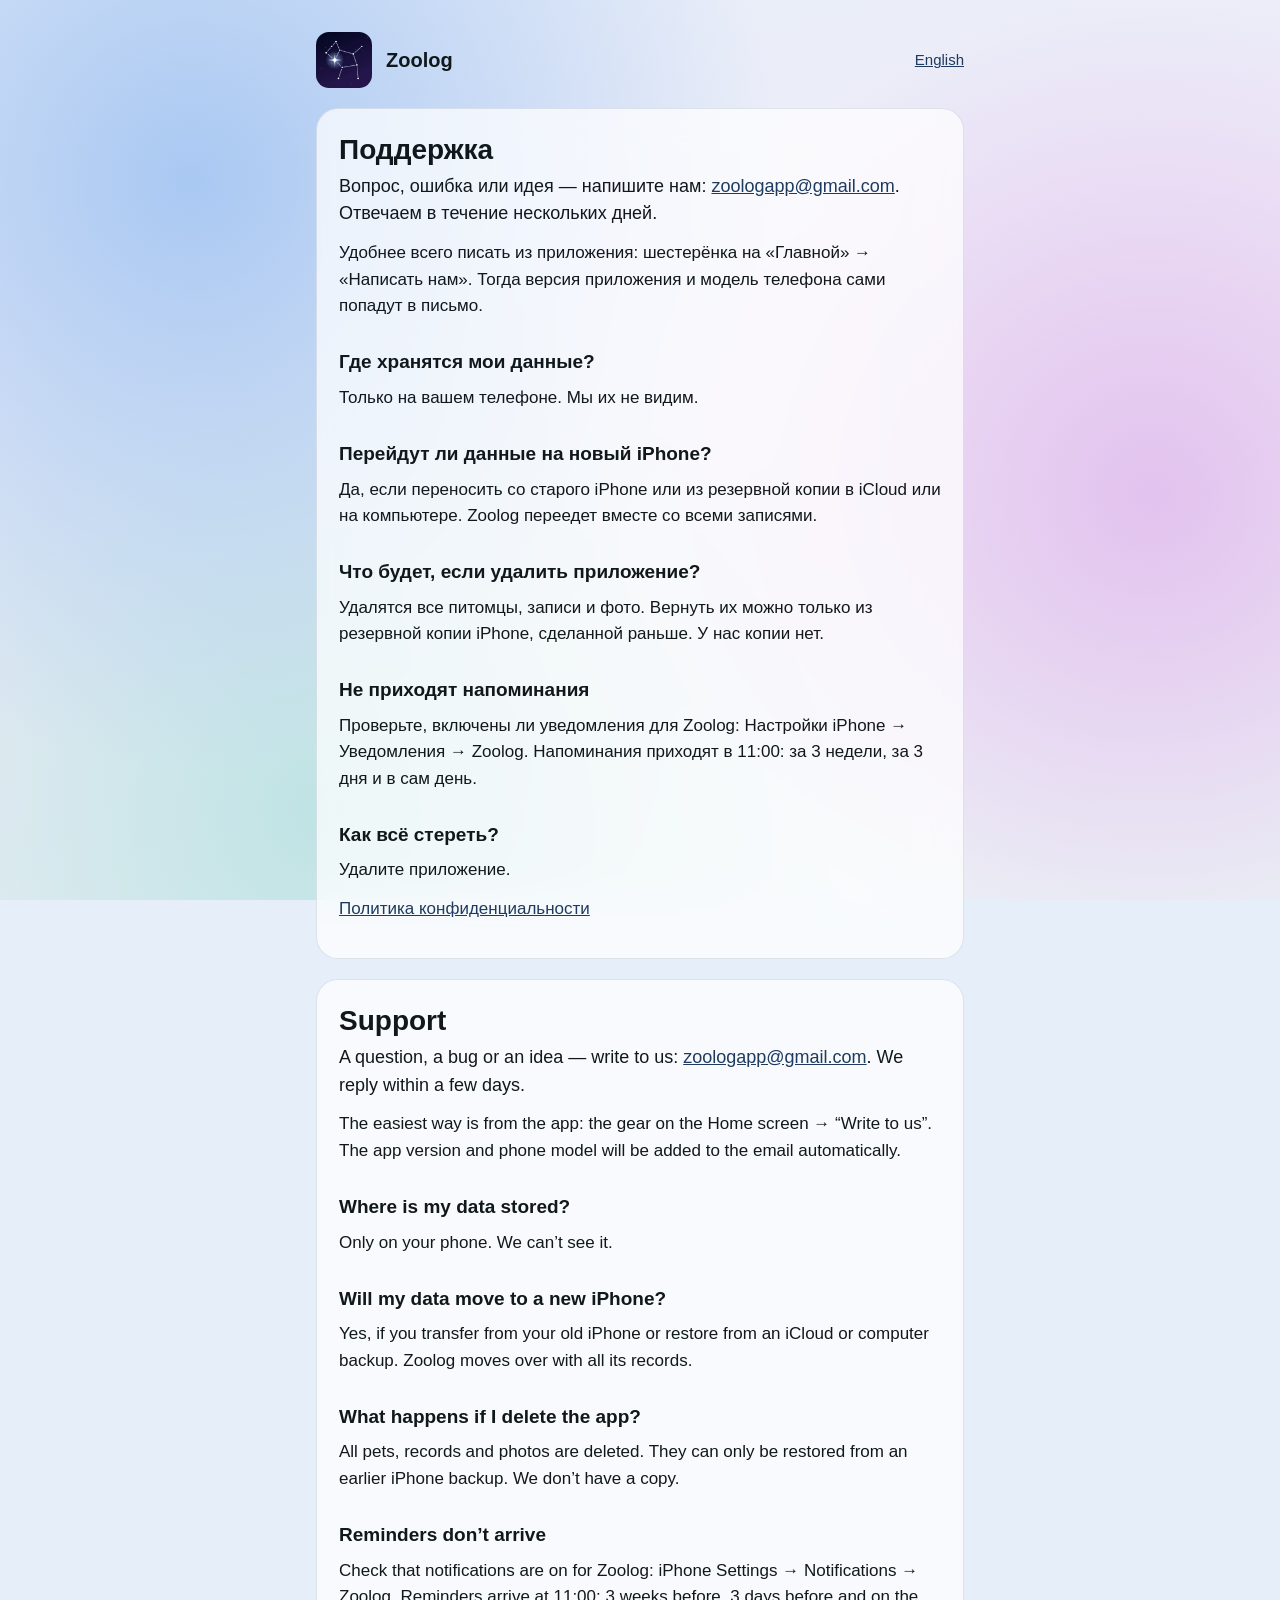
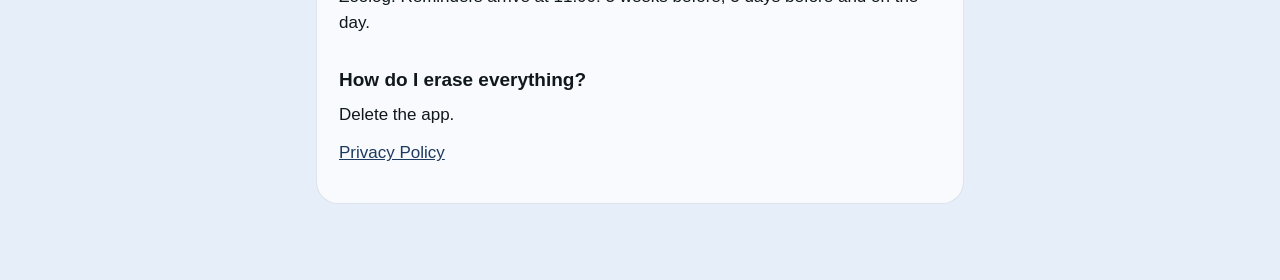
<file: index.html>
<!doctype html>
<html lang="ru">
<head>
  <meta charset="utf-8">
  <meta name="viewport" content="width=device-width, initial-scale=1">
  <meta name="color-scheme" content="light dark">
  <title>Поддержка — Zoolog</title>
  <link rel="icon" href="icon.png">
  <link rel="stylesheet" href="style.css">
</head>
<body>
<main>
  <header>
    <img src="icon.png" alt="">
    <span class="app">Zoolog</span>
    <a class="langs" href="#en">English</a>
  </header>

  <section id="ru" lang="ru">
    <h1>Поддержка</h1>
    <p class="lead">Вопрос, ошибка или идея — напишите нам: <a href="mailto:zoologapp@gmail.com">zoologapp@gmail.com</a>. Отвечаем в течение нескольких дней.</p>
    <p>Удобнее всего писать из приложения: шестерёнка на «Главной» → «Написать нам». Тогда версия приложения и модель телефона сами попадут в письмо.</p>

    <h2>Где хранятся мои данные?</h2>
    <p>Только на вашем телефоне. Мы их не видим.</p>

    <h2>Перейдут ли данные на новый iPhone?</h2>
    <p>Да, если переносить со старого iPhone или из резервной копии в iCloud или на компьютере. Zoolog переедет вместе со всеми записями.</p>

    <h2>Что будет, если удалить приложение?</h2>
    <p>Удалятся все питомцы, записи и фото. Вернуть их можно только из резервной копии iPhone, сделанной раньше. У нас копии нет.</p>

    <h2>Не приходят напоминания</h2>
    <p>Проверьте, включены ли уведомления для Zoolog: Настройки iPhone → Уведомления → Zoolog. Напоминания приходят в 11:00: за 3 недели, за 3 дня и в сам день.</p>

    <h2>Как всё стереть?</h2>
    <p>Удалите приложение.</p>

    <p><a href="privacy.html">Политика конфиденциальности</a></p>
  </section>

  <section id="en" lang="en">
    <h1>Support</h1>
    <p class="lead">A question, a bug or an idea — write to us: <a href="mailto:zoologapp@gmail.com">zoologapp@gmail.com</a>. We reply within a few days.</p>
    <p>The easiest way is from the app: the gear on the Home screen → “Write to us”. The app version and phone model will be added to the email automatically.</p>

    <h2>Where is my data stored?</h2>
    <p>Only on your phone. We can’t see it.</p>

    <h2>Will my data move to a new iPhone?</h2>
    <p>Yes, if you transfer from your old iPhone or restore from an iCloud or computer backup. Zoolog moves over with all its records.</p>

    <h2>What happens if I delete the app?</h2>
    <p>All pets, records and photos are deleted. They can only be restored from an earlier iPhone backup. We don’t have a copy.</p>

    <h2>Reminders don’t arrive</h2>
    <p>Check that notifications are on for Zoolog: iPhone Settings → Notifications → Zoolog. Reminders arrive at 11:00: 3 weeks before, 3 days before and on the day.</p>

    <h2>How do I erase everything?</h2>
    <p>Delete the app.</p>

    <p><a href="privacy.html">Privacy Policy</a></p>
  </section>
</main>
</body>
</html>
</file>
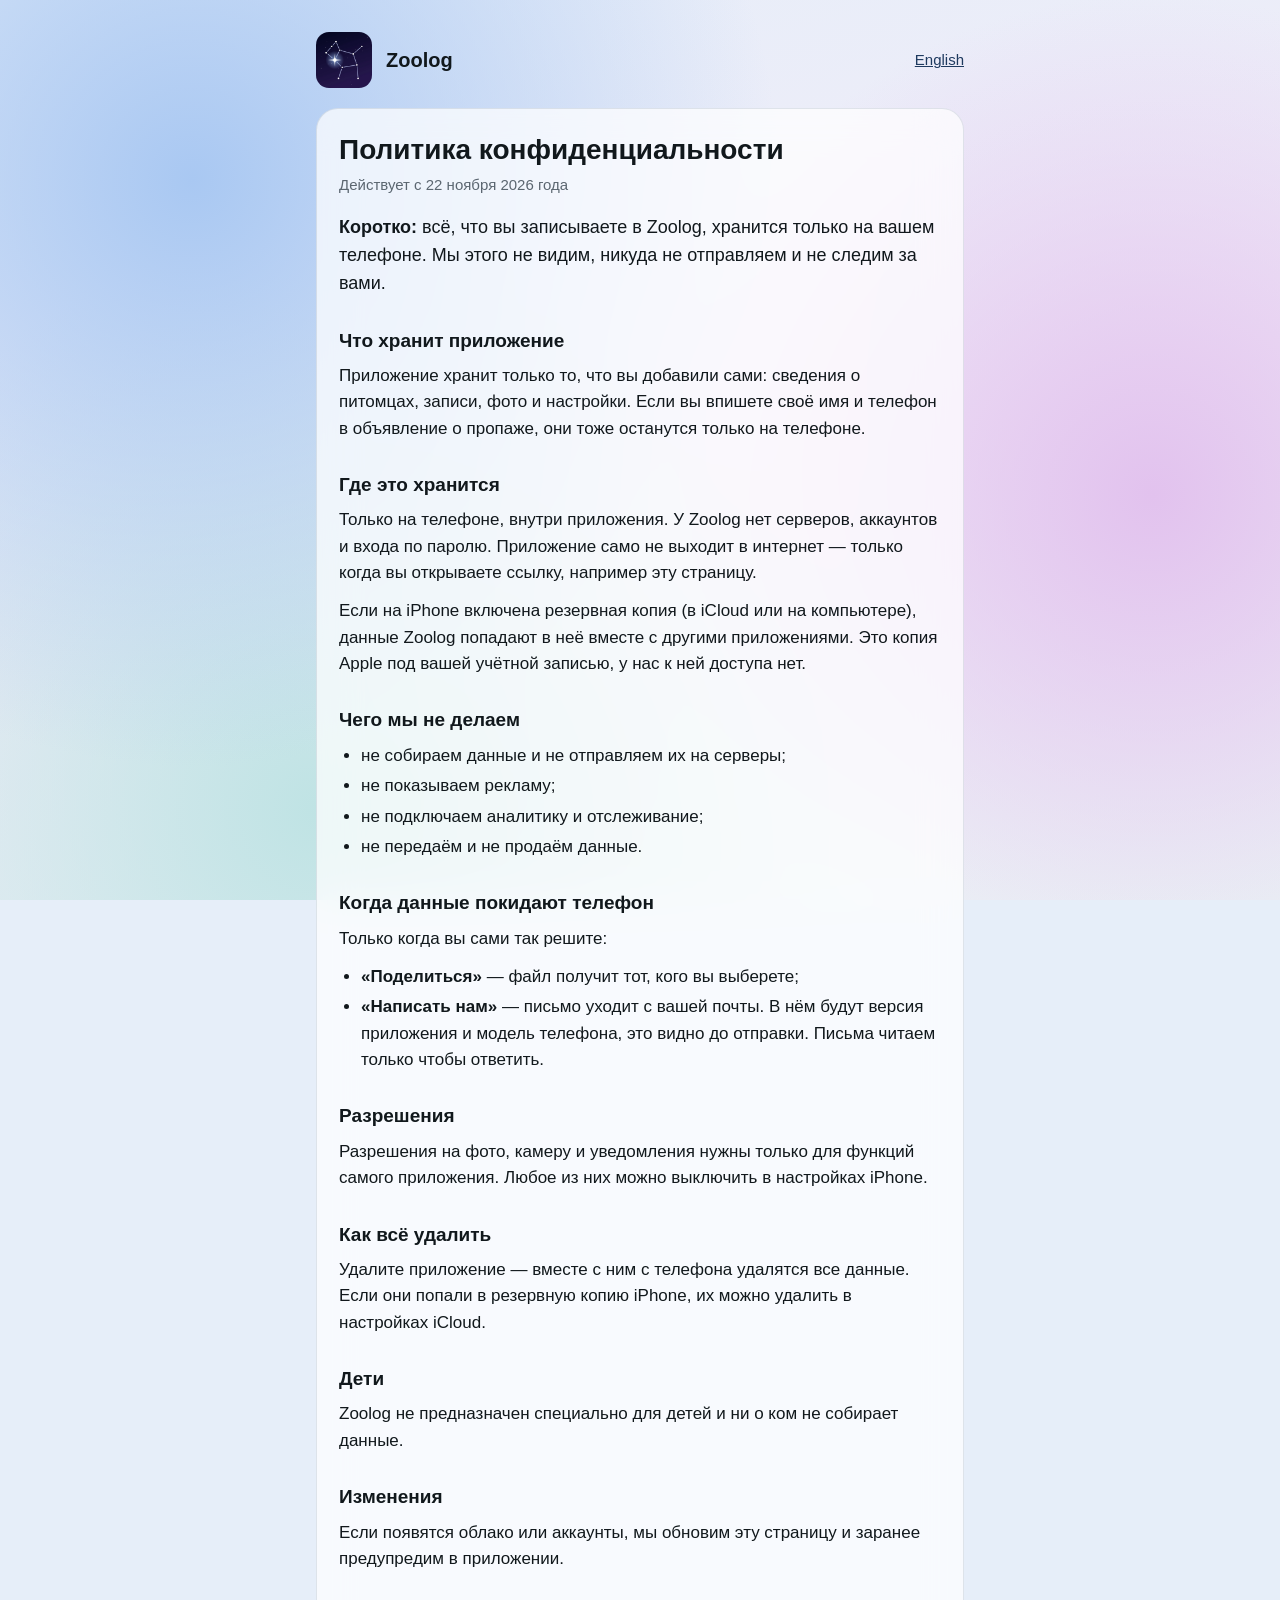
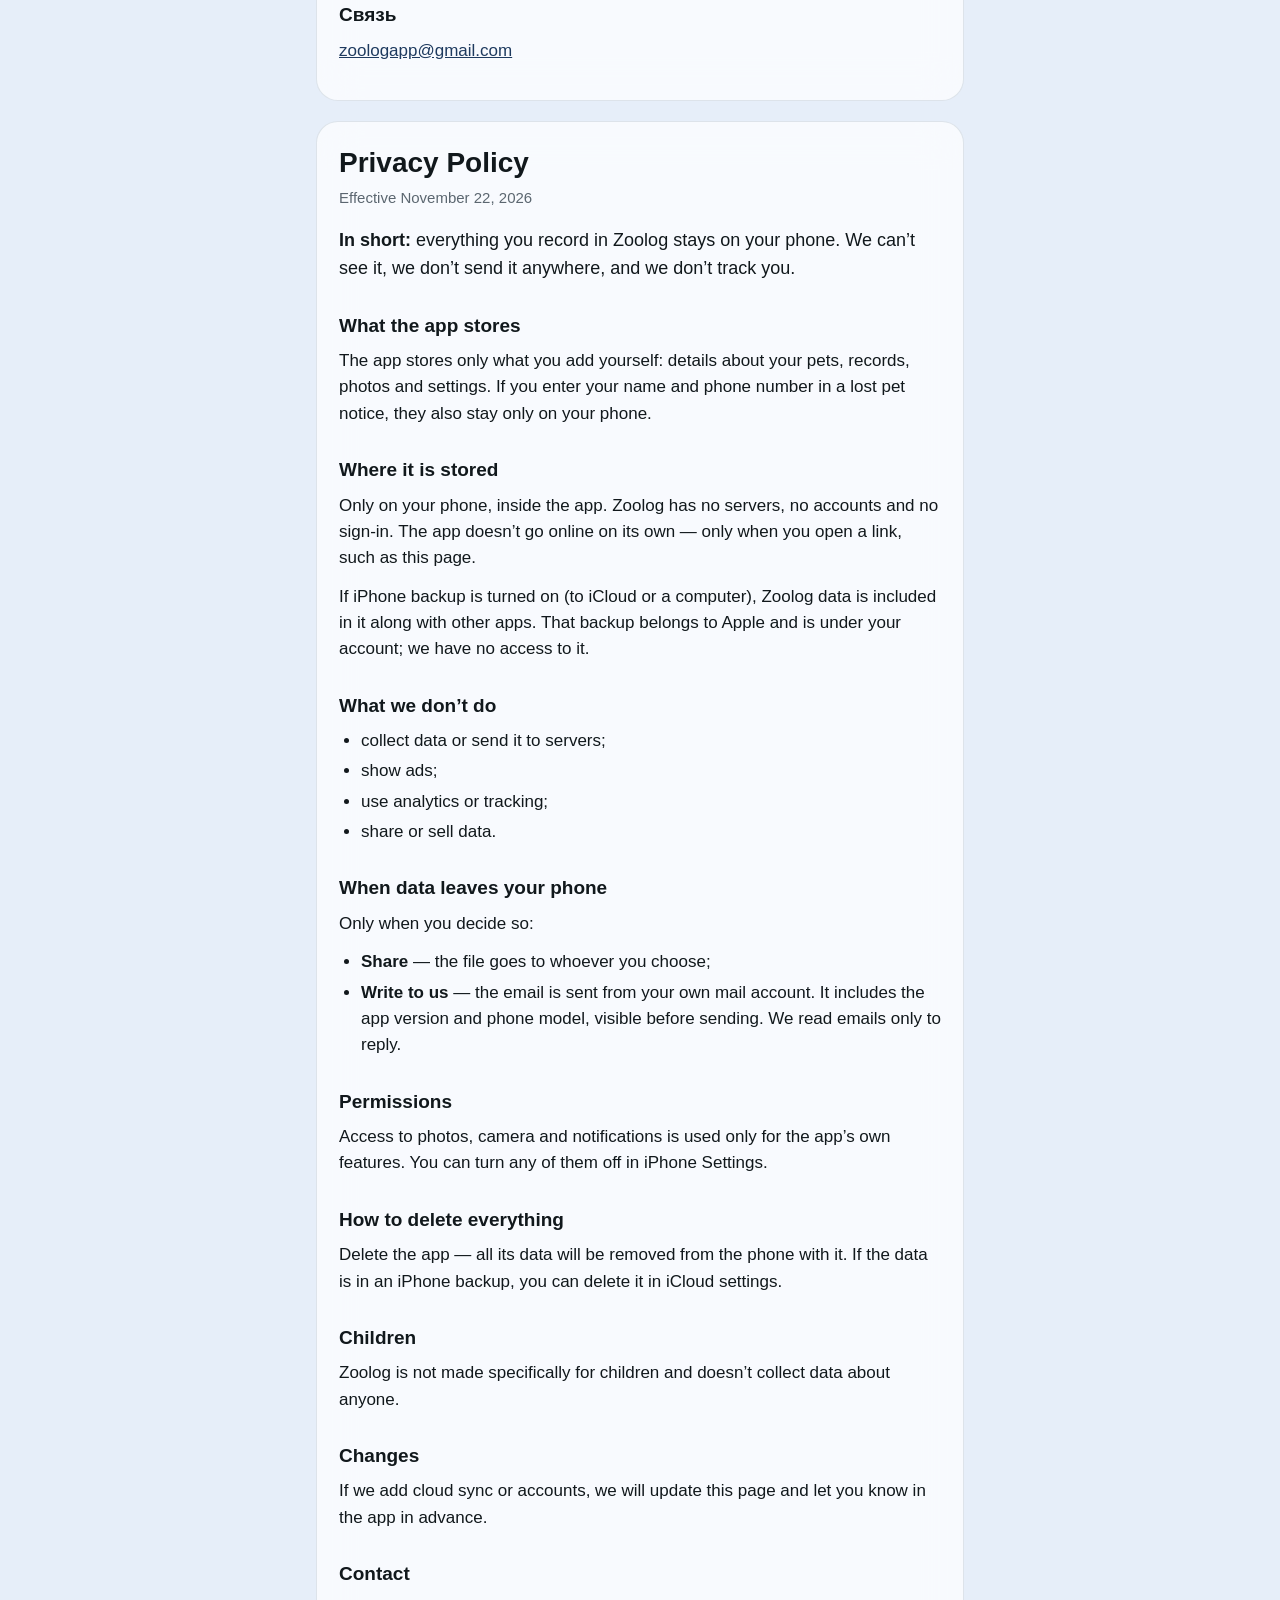
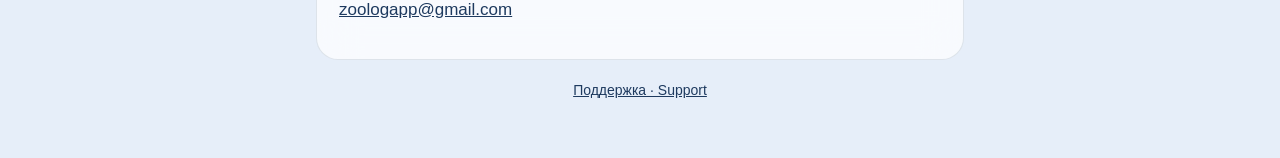
<file: privacy.html>
<!doctype html>
<html lang="ru">
<head>
  <meta charset="utf-8">
  <meta name="viewport" content="width=device-width, initial-scale=1">
  <meta name="color-scheme" content="light dark">
  <title>Политика конфиденциальности — Zoolog</title>
  <link rel="icon" href="icon.png">
  <link rel="stylesheet" href="style.css">
</head>
<body>
<main>
  <header>
    <img src="icon.png" alt="">
    <span class="app">Zoolog</span>
    <a class="langs" href="#en">English</a>
  </header>

  <section id="ru" lang="ru">
    <h1>Политика конфиденциальности</h1>
    <p class="date">Действует с 22 ноября 2026 года</p>

    <p class="lead"><strong>Коротко:</strong> всё, что вы записываете в Zoolog, хранится только на вашем телефоне. Мы этого не видим, никуда не отправляем и не следим за вами.</p>

    <h2>Что хранит приложение</h2>
    <p>Приложение хранит только то, что вы добавили сами: сведения о питомцах, записи, фото и настройки. Если вы впишете своё имя и телефон в объявление о пропаже, они тоже останутся только на телефоне.</p>

    <h2>Где это хранится</h2>
    <p>Только на телефоне, внутри приложения. У Zoolog нет серверов, аккаунтов и входа по паролю. Приложение само не выходит в интернет — только когда вы открываете ссылку, например эту страницу.</p>
    <p>Если на iPhone включена резервная копия (в iCloud или на компьютере), данные Zoolog попадают в неё вместе с другими приложениями. Это копия Apple под вашей учётной записью, у нас к ней доступа нет.</p>

    <h2>Чего мы не делаем</h2>
    <ul>
      <li>не собираем данные и не отправляем их на серверы;</li>
      <li>не показываем рекламу;</li>
      <li>не подключаем аналитику и отслеживание;</li>
      <li>не передаём и не продаём данные.</li>
    </ul>

    <h2>Когда данные покидают телефон</h2>
    <p>Только когда вы сами так решите:</p>
    <ul>
      <li><strong>«Поделиться»</strong> — файл получит тот, кого вы выберете;</li>
      <li><strong>«Написать нам»</strong> — письмо уходит с вашей почты. В нём будут версия приложения и модель телефона, это видно до отправки. Письма читаем только чтобы ответить.</li>
    </ul>

    <h2>Разрешения</h2>
    <p>Разрешения на фото, камеру и уведомления нужны только для функций самого приложения. Любое из них можно выключить в настройках iPhone.</p>

    <h2>Как всё удалить</h2>
    <p>Удалите приложение — вместе с ним с телефона удалятся все данные. Если они попали в резервную копию iPhone, их можно удалить в настройках iCloud.</p>

    <h2>Дети</h2>
    <p>Zoolog не предназначен специально для детей и ни о ком не собирает данные.</p>

    <h2>Изменения</h2>
    <p>Если появятся облако или аккаунты, мы обновим эту страницу и заранее предупредим в приложении.</p>

    <h2>Связь</h2>
    <p><a href="mailto:zoologapp@gmail.com">zoologapp@gmail.com</a></p>
  </section>

  <section id="en" lang="en">
    <h1>Privacy Policy</h1>
    <p class="date">Effective November 22, 2026</p>

    <p class="lead"><strong>In short:</strong> everything you record in Zoolog stays on your phone. We can’t see it, we don’t send it anywhere, and we don’t track you.</p>

    <h2>What the app stores</h2>
    <p>The app stores only what you add yourself: details about your pets, records, photos and settings. If you enter your name and phone number in a lost pet notice, they also stay only on your phone.</p>

    <h2>Where it is stored</h2>
    <p>Only on your phone, inside the app. Zoolog has no servers, no accounts and no sign-in. The app doesn’t go online on its own — only when you open a link, such as this page.</p>
    <p>If iPhone backup is turned on (to iCloud or a computer), Zoolog data is included in it along with other apps. That backup belongs to Apple and is under your account; we have no access to it.</p>

    <h2>What we don’t do</h2>
    <ul>
      <li>collect data or send it to servers;</li>
      <li>show ads;</li>
      <li>use analytics or tracking;</li>
      <li>share or sell data.</li>
    </ul>

    <h2>When data leaves your phone</h2>
    <p>Only when you decide so:</p>
    <ul>
      <li><strong>Share</strong> — the file goes to whoever you choose;</li>
      <li><strong>Write to us</strong> — the email is sent from your own mail account. It includes the app version and phone model, visible before sending. We read emails only to reply.</li>
    </ul>

    <h2>Permissions</h2>
    <p>Access to photos, camera and notifications is used only for the app’s own features. You can turn any of them off in iPhone Settings.</p>

    <h2>How to delete everything</h2>
    <p>Delete the app — all its data will be removed from the phone with it. If the data is in an iPhone backup, you can delete it in iCloud settings.</p>

    <h2>Children</h2>
    <p>Zoolog is not made specifically for children and doesn’t collect data about anyone.</p>

    <h2>Changes</h2>
    <p>If we add cloud sync or accounts, we will update this page and let you know in the app in advance.</p>

    <h2>Contact</h2>
    <p><a href="mailto:zoologapp@gmail.com">zoologapp@gmail.com</a></p>
  </section>

  <footer><a href="index.html">Поддержка · Support</a></footer>
</main>
</body>
</html>
</file>
<file: style.css>
/* Страницы Zoolog: политика конфиденциальности и поддержка. Цвета — как в приложении (src/constants/theme.ts). */
:root {
  --text: #11181c;
  --muted: #5b6670;
  --accent: #1e3a5f;
  --card: rgba(255, 255, 255, 0.72);
  --line: rgba(30, 58, 95, 0.12);
  --bg: radial-gradient(circle at 15% 20%, #a9c8f2 0%, transparent 45%),
    radial-gradient(circle at 90% 55%, #e2c2ee 0%, transparent 40%),
    radial-gradient(circle at 25% 90%, #bfe3e4 0%, transparent 45%),
    linear-gradient(165deg, #e6eef9 0%, #f1ecf8 55%, #eaf3f5 100%);
  --bg-solid: #e6eef9;
}

@media (prefers-color-scheme: dark) {
  :root {
    --text: #ecedee;
    --muted: #9ba1a6;
    --accent: #8fb3e0;
    --card: rgba(21, 30, 46, 0.72);
    --line: rgba(143, 179, 224, 0.16);
    --bg: radial-gradient(circle at 15% 20%, #1f4a86 0%, transparent 45%),
      radial-gradient(circle at 90% 55%, #4a2a6e 0%, transparent 40%),
      radial-gradient(circle at 25% 90%, #1c5560 0%, transparent 45%),
      linear-gradient(165deg, #0b1220 0%, #141530 55%, #0e1c2c 100%);
    --bg-solid: #0b1220;
  }
}

* {
  box-sizing: border-box;
}

html {
  background: var(--bg-solid);
}

body {
  margin: 0;
  min-height: 100vh;
  background: var(--bg);
  background-attachment: fixed;
  color: var(--text);
  font: 17px/1.55 -apple-system, BlinkMacSystemFont, 'SF Pro Text', 'Segoe UI', Roboto, sans-serif;
  -webkit-text-size-adjust: 100%;
}

main {
  max-width: 680px;
  margin: 0 auto;
  padding: 32px 16px 56px;
}

header {
  display: flex;
  align-items: center;
  gap: 14px;
  margin-bottom: 20px;
}

header img {
  width: 56px;
  height: 56px;
  border-radius: 13px;
}

header .app {
  font-weight: 600;
  font-size: 20px;
}

header .langs {
  margin-left: auto;
  font-size: 15px;
}

section {
  background: var(--card);
  border: 1px solid var(--line);
  border-radius: 22px;
  padding: 24px 22px;
  margin-bottom: 20px;
  -webkit-backdrop-filter: blur(20px);
  backdrop-filter: blur(20px);
}

h1 {
  font-size: 28px;
  line-height: 1.2;
  margin: 0 0 6px;
}

h2 {
  font-size: 19px;
  margin: 28px 0 8px;
}

p,
ul {
  margin: 0 0 12px;
}

ul {
  padding-left: 22px;
}

li {
  margin-bottom: 4px;
}

.date {
  color: var(--muted);
  font-size: 15px;
  margin-bottom: 18px;
}

.lead {
  font-size: 18px;
}

a {
  color: var(--accent);
  font-weight: 500;
}

footer {
  color: var(--muted);
  font-size: 14px;
  text-align: center;
}
</file>
